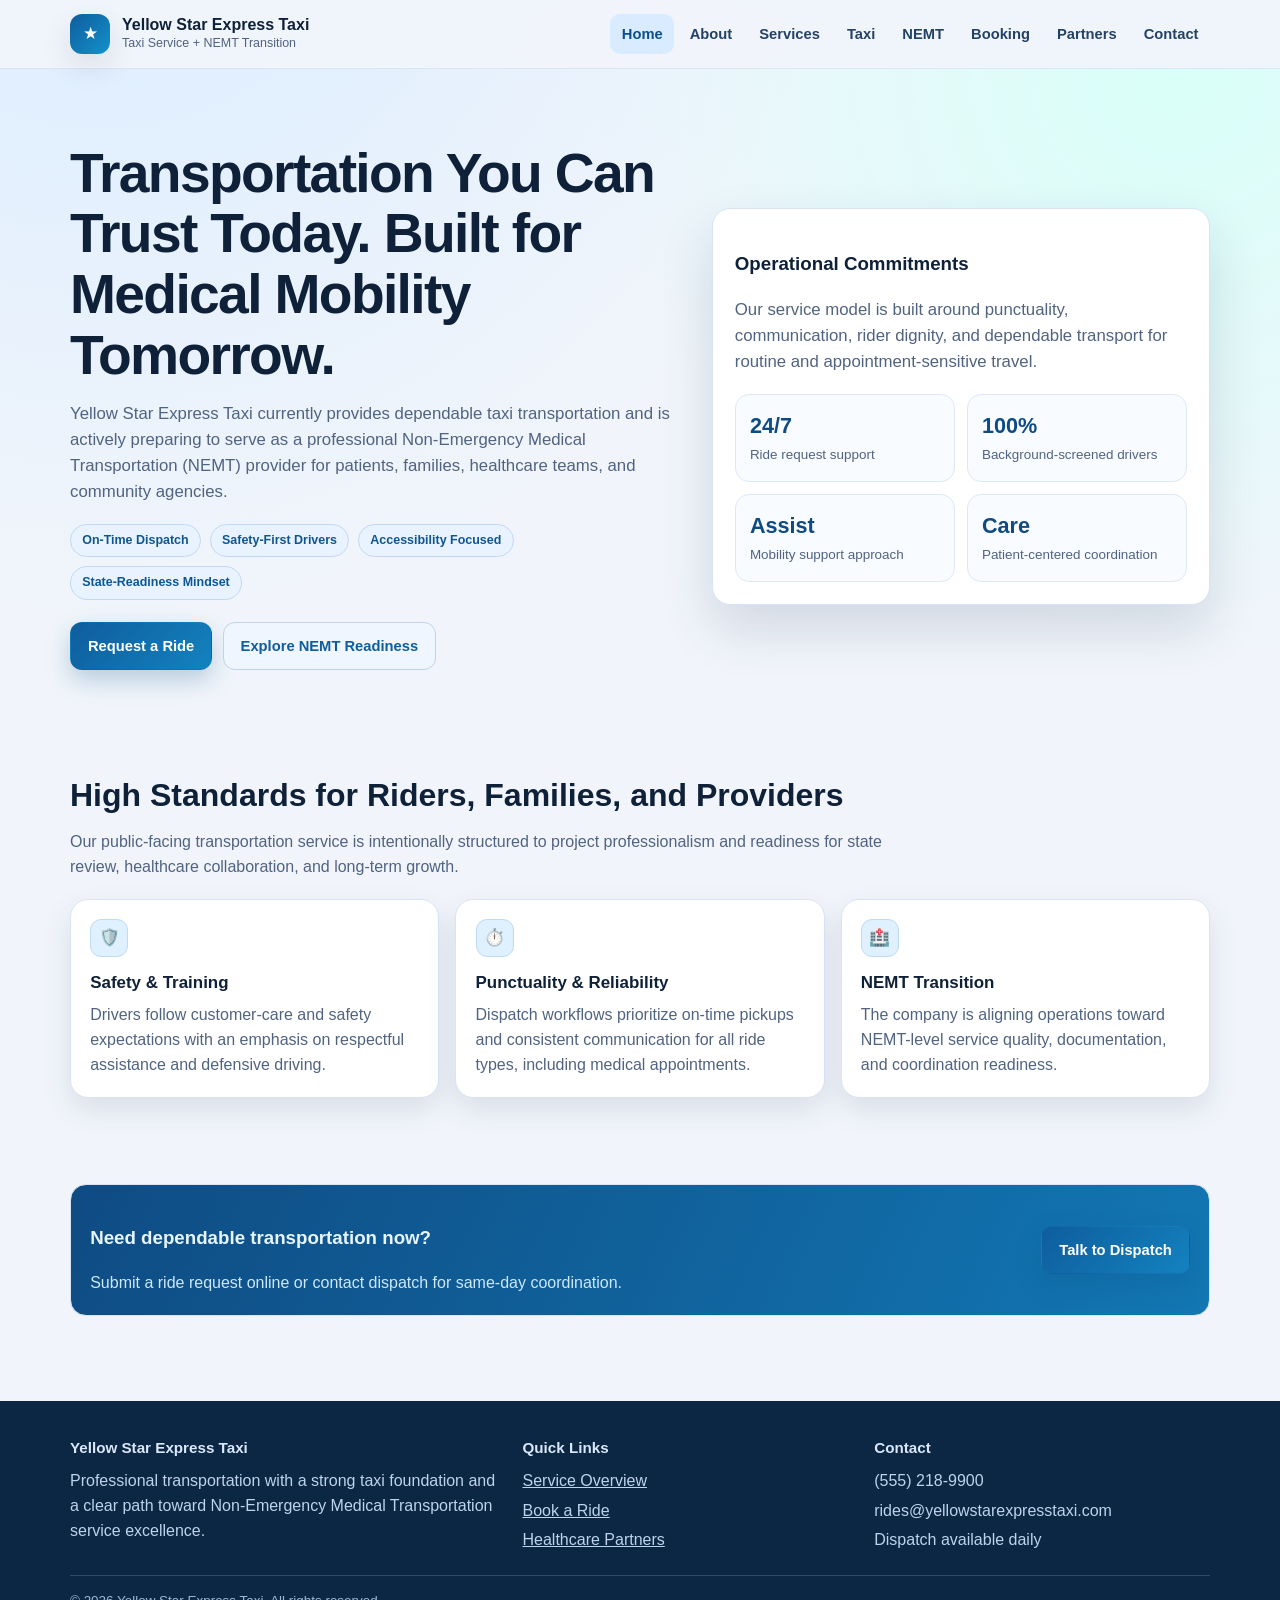
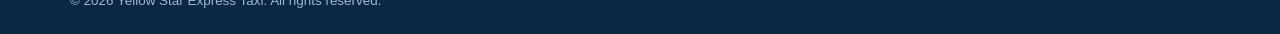
<file: SecurityOpsApp/index.html>
<!doctype html>
<html lang="en">
<head>
  <meta charset="UTF-8" />
  <meta name="viewport" content="width=device-width, initial-scale=1.0" />
  <title>Yellow Star Express Taxi | Reliable Taxi & NEMT-Focused Transportation</title>
  <meta name="description" content="Yellow Star Express Taxi offers dependable taxi transportation and is preparing for Non-Emergency Medical Transportation with a safety-first, punctual, patient-focused approach." />
  <link rel="stylesheet" href="styles.css" />
</head>
<body>
  <header class="site-header">
    <div class="container nav-shell">
      <a class="brand" href="index.html">
        <span class="brand-mark">★</span>
        <span class="brand-text"><strong>Yellow Star Express Taxi</strong><span>Taxi Service + NEMT Transition</span></span>
      </a>
      <button class="menu-toggle" data-menu-toggle aria-label="Open navigation"><span></span><span></span><span></span></button>
      <ul class="nav-list" id="siteNav">
        <li><a href="index.html">Home</a></li>
        <li><a href="about.html">About</a></li>
        <li><a href="services.html">Services</a></li>
        <li><a href="taxi.html">Taxi</a></li>
        <li><a href="nemt.html">NEMT</a></li>
        <li><a href="booking.html">Booking</a></li>
        <li><a href="partners.html">Partners</a></li>
        <li><a href="contact.html">Contact</a></li>
      </ul>
    </div>
  </header>

  <main>
    <section class="hero">
      <div class="container hero-grid">
        <div>
          <h1>Transportation You Can Trust Today. Built for Medical Mobility Tomorrow.</h1>
          <p>Yellow Star Express Taxi currently provides dependable taxi transportation and is actively preparing to serve as a professional Non-Emergency Medical Transportation (NEMT) provider for patients, families, healthcare teams, and community agencies.</p>
          <div class="pills">
            <span>On-Time Dispatch</span>
            <span>Safety-First Drivers</span>
            <span>Accessibility Focused</span>
            <span>State-Readiness Mindset</span>
          </div>
          <div class="actions">
            <a class="btn btn-primary" href="booking.html">Request a Ride</a>
            <a class="btn btn-outline" href="nemt.html">Explore NEMT Readiness</a>
          </div>
        </div>
        <aside class="hero-card reveal">
          <h3>Operational Commitments</h3>
          <p>Our service model is built around punctuality, communication, rider dignity, and dependable transport for routine and appointment-sensitive travel.</p>
          <div class="metric-grid">
            <div class="metric"><strong>24/7</strong><span>Ride request support</span></div>
            <div class="metric"><strong>100%</strong><span>Background-screened drivers</span></div>
            <div class="metric"><strong>Assist</strong><span>Mobility support approach</span></div>
            <div class="metric"><strong>Care</strong><span>Patient-centered coordination</span></div>
          </div>
        </aside>
      </div>
    </section>

    <section class="section">
      <div class="container">
        <div class="section-heading">
          <h2>High Standards for Riders, Families, and Providers</h2>
          <p>Our public-facing transportation service is intentionally structured to project professionalism and readiness for state review, healthcare collaboration, and long-term growth.</p>
        </div>
        <div class="grid-3">
          <article class="card reveal">
            <span class="icon-badge">🛡️</span>
            <h3>Safety & Training</h3>
            <p>Drivers follow customer-care and safety expectations with an emphasis on respectful assistance and defensive driving.</p>
          </article>
          <article class="card reveal">
            <span class="icon-badge">⏱️</span>
            <h3>Punctuality & Reliability</h3>
            <p>Dispatch workflows prioritize on-time pickups and consistent communication for all ride types, including medical appointments.</p>
          </article>
          <article class="card reveal">
            <span class="icon-badge">🏥</span>
            <h3>NEMT Transition</h3>
            <p>The company is aligning operations toward NEMT-level service quality, documentation, and coordination readiness.</p>
          </article>
        </div>
      </div>
    </section>

    <section class="section">
      <div class="container split-panel reveal">
        <div>
          <h3>Need dependable transportation now?</h3>
          <p>Submit a ride request online or contact dispatch for same-day coordination.</p>
        </div>
        <a class="btn btn-primary" href="contact.html">Talk to Dispatch</a>
      </div>
    </section>
  </main>

  <footer class="site-footer">
    <div class="container footer-grid">
      <div>
        <h4>Yellow Star Express Taxi</h4>
        <p>Professional transportation with a strong taxi foundation and a clear path toward Non-Emergency Medical Transportation service excellence.</p>
      </div>
      <div>
        <h4>Quick Links</h4>
        <ul>
          <li><a href="services.html">Service Overview</a></li>
          <li><a href="booking.html">Book a Ride</a></li>
          <li><a href="partners.html">Healthcare Partners</a></li>
        </ul>
      </div>
      <div>
        <h4>Contact</h4>
        <ul>
          <li>(555) 218-9900</li>
          <li>rides@yellowstarexpresstaxi.com</li>
          <li>Dispatch available daily</li>
        </ul>
      </div>
    </div>
    <div class="container copyright">© <span data-year></span> Yellow Star Express Taxi. All rights reserved.</div>
  </footer>

  <script src="app.js"></script>
</body>
</html>
</file>
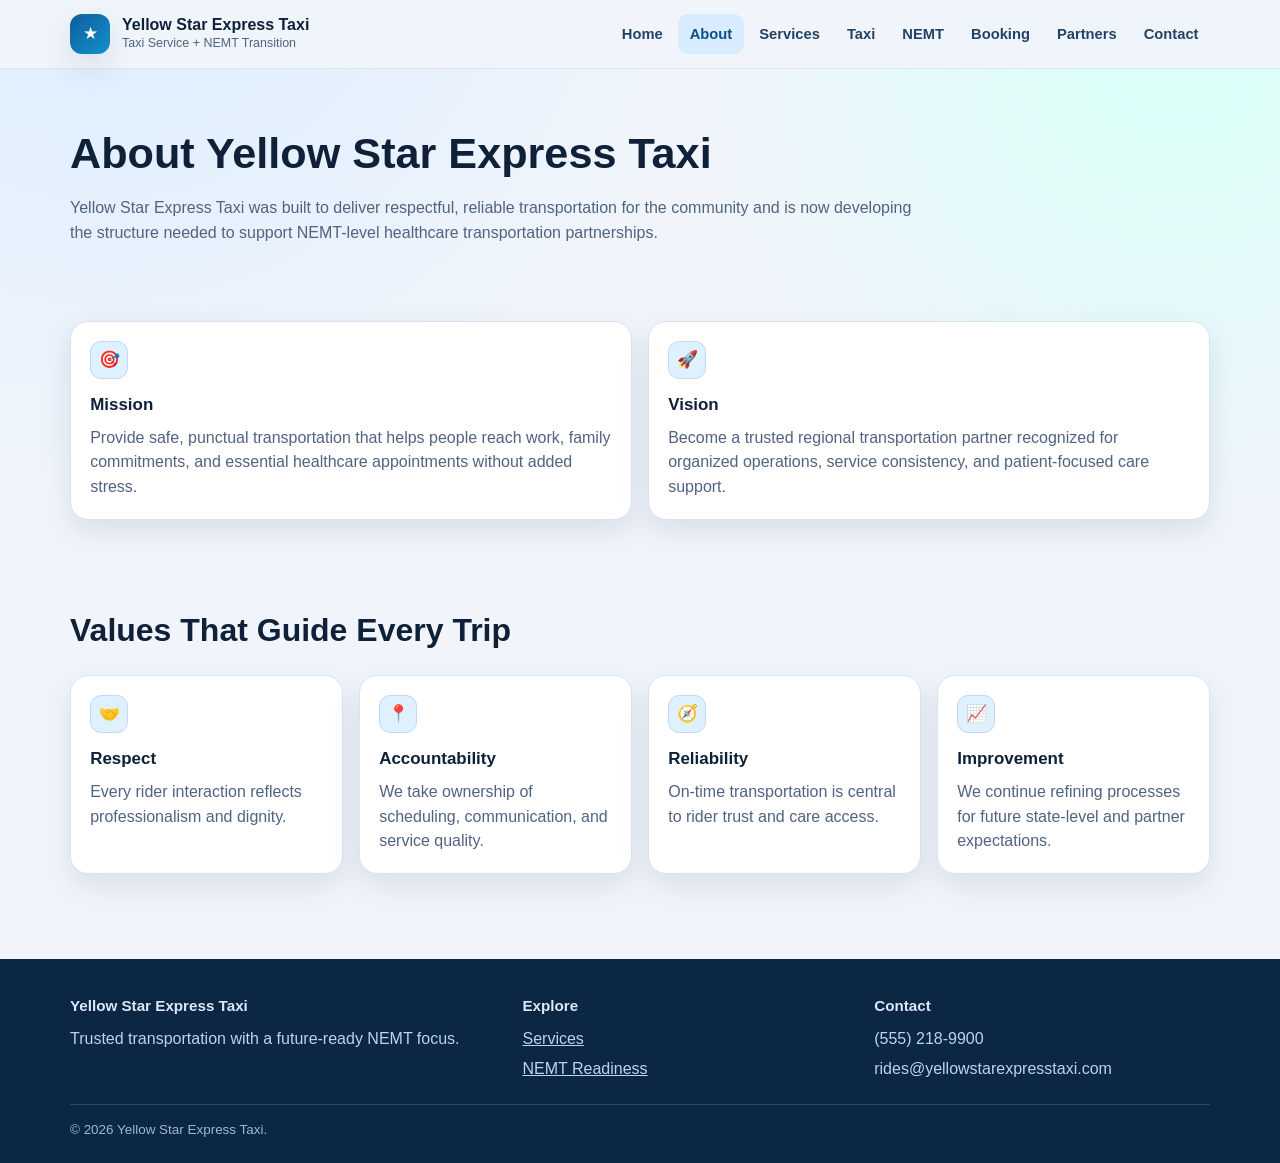
<file: SecurityOpsApp/about.html>
<!doctype html>
<html lang="en">
<head>
  <meta charset="UTF-8" />
  <meta name="viewport" content="width=device-width, initial-scale=1.0" />
  <title>About | Yellow Star Express Taxi</title>
  <meta name="description" content="Learn about Yellow Star Express Taxi, our mission, values, and transportation standards as we expand from taxi service to NEMT readiness." />
  <link rel="stylesheet" href="styles.css" />
</head>
<body>
  <header class="site-header"><div class="container nav-shell"><a class="brand" href="index.html"><span class="brand-mark">★</span><span class="brand-text"><strong>Yellow Star Express Taxi</strong><span>Taxi Service + NEMT Transition</span></span></a><button class="menu-toggle" data-menu-toggle aria-label="Open navigation"><span></span><span></span><span></span></button><ul class="nav-list" id="siteNav"><li><a href="index.html">Home</a></li><li><a href="about.html">About</a></li><li><a href="services.html">Services</a></li><li><a href="taxi.html">Taxi</a></li><li><a href="nemt.html">NEMT</a></li><li><a href="booking.html">Booking</a></li><li><a href="partners.html">Partners</a></li><li><a href="contact.html">Contact</a></li></ul></div></header>

  <main class="container">
    <section class="page-hero">
      <h1>About Yellow Star Express Taxi</h1>
      <p>Yellow Star Express Taxi was built to deliver respectful, reliable transportation for the community and is now developing the structure needed to support NEMT-level healthcare transportation partnerships.</p>
    </section>

    <section class="section">
      <div class="grid-2">
        <article class="card reveal">
          <span class="icon-badge">🎯</span>
          <h3>Mission</h3>
          <p>Provide safe, punctual transportation that helps people reach work, family commitments, and essential healthcare appointments without added stress.</p>
        </article>
        <article class="card reveal">
          <span class="icon-badge">🚀</span>
          <h3>Vision</h3>
          <p>Become a trusted regional transportation partner recognized for organized operations, service consistency, and patient-focused care support.</p>
        </article>
      </div>
    </section>

    <section class="section">
      <div class="section-heading">
        <h2>Values That Guide Every Trip</h2>
      </div>
      <div class="grid-4">
        <article class="card reveal"><span class="icon-badge">🤝</span><h3>Respect</h3><p>Every rider interaction reflects professionalism and dignity.</p></article>
        <article class="card reveal"><span class="icon-badge">📍</span><h3>Accountability</h3><p>We take ownership of scheduling, communication, and service quality.</p></article>
        <article class="card reveal"><span class="icon-badge">🧭</span><h3>Reliability</h3><p>On-time transportation is central to rider trust and care access.</p></article>
        <article class="card reveal"><span class="icon-badge">📈</span><h3>Improvement</h3><p>We continue refining processes for future state-level and partner expectations.</p></article>
      </div>
    </section>
  </main>

  <footer class="site-footer"><div class="container footer-grid"><div><h4>Yellow Star Express Taxi</h4><p>Trusted transportation with a future-ready NEMT focus.</p></div><div><h4>Explore</h4><ul><li><a href="services.html">Services</a></li><li><a href="nemt.html">NEMT Readiness</a></li></ul></div><div><h4>Contact</h4><ul><li>(555) 218-9900</li><li>rides@yellowstarexpresstaxi.com</li></ul></div></div><div class="container copyright">© <span data-year></span> Yellow Star Express Taxi.</div></footer>
  <script src="app.js"></script>
</body>
</html>
</file>
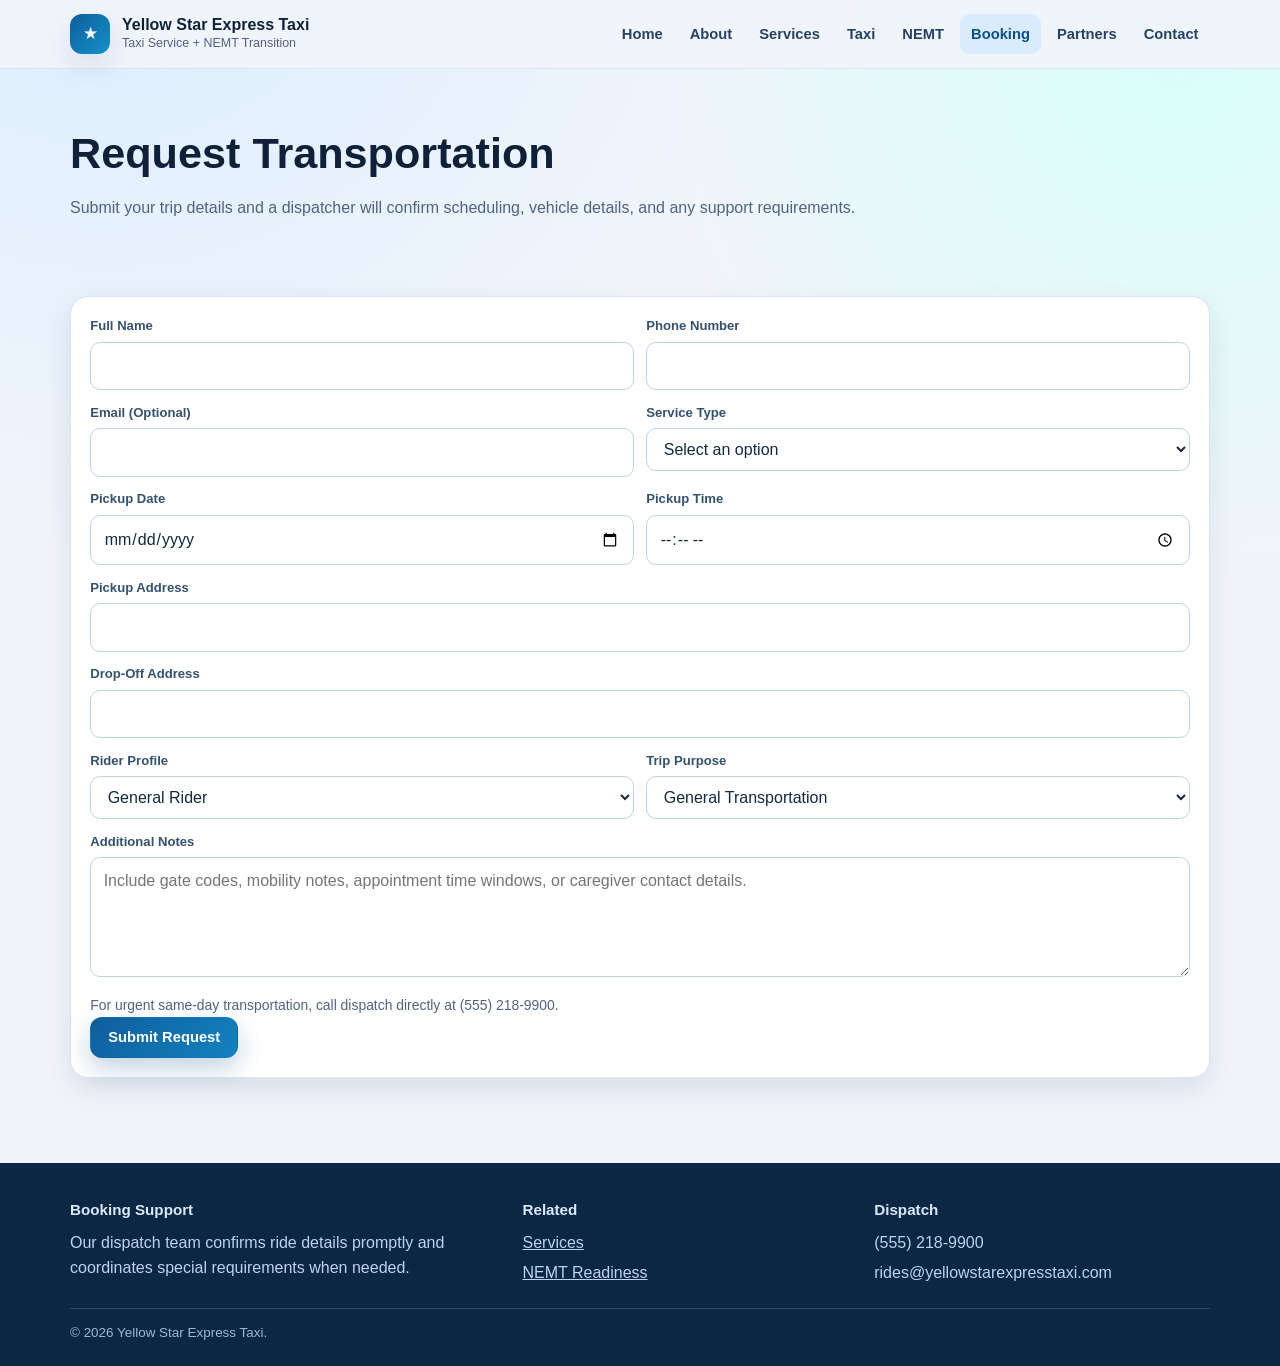
<file: SecurityOpsApp/booking.html>
<!doctype html>
<html lang="en">
<head>
  <meta charset="UTF-8" />
  <meta name="viewport" content="width=device-width, initial-scale=1.0" />
  <title>Book a Ride | Yellow Star Express Taxi</title>
  <meta name="description" content="Submit a ride request for taxi transportation or medical appointment transportation with Yellow Star Express Taxi." />
  <link rel="stylesheet" href="styles.css" />
</head>
<body>
<header class="site-header"><div class="container nav-shell"><a class="brand" href="index.html"><span class="brand-mark">★</span><span class="brand-text"><strong>Yellow Star Express Taxi</strong><span>Taxi Service + NEMT Transition</span></span></a><button class="menu-toggle" data-menu-toggle aria-label="Open navigation"><span></span><span></span><span></span></button><ul class="nav-list" id="siteNav"><li><a href="index.html">Home</a></li><li><a href="about.html">About</a></li><li><a href="services.html">Services</a></li><li><a href="taxi.html">Taxi</a></li><li><a href="nemt.html">NEMT</a></li><li><a href="booking.html">Booking</a></li><li><a href="partners.html">Partners</a></li><li><a href="contact.html">Contact</a></li></ul></div></header>
<main class="container">
  <section class="page-hero"><h1>Request Transportation</h1><p>Submit your trip details and a dispatcher will confirm scheduling, vehicle details, and any support requirements.</p></section>

  <section class="section">
    <article class="form-panel reveal">
      <form id="bookingForm" novalidate>
        <div class="form-grid">
          <div><label for="fullName">Full Name</label><input id="fullName" name="fullName" required /></div>
          <div><label for="phone">Phone Number</label><input id="phone" name="phone" type="tel" required /></div>
          <div><label for="email">Email (Optional)</label><input id="email" name="email" type="email" /></div>
          <div><label for="serviceType">Service Type</label><select id="serviceType" name="serviceType" required><option value="">Select an option</option><option>Local Taxi Ride</option><option>Medical Appointment Ride</option><option>Recurring Transportation</option></select></div>
          <div><label for="date">Pickup Date</label><input id="date" name="date" type="date" required /></div>
          <div><label for="time">Pickup Time</label><input id="time" name="time" type="time" required /></div>
          <div class="full"><label for="pickup">Pickup Address</label><input id="pickup" name="pickup" required /></div>
          <div class="full"><label for="dropoff">Drop-Off Address</label><input id="dropoff" name="dropoff" required /></div>
          <div><label for="riderType">Rider Profile</label><select id="riderType" name="riderType"><option>General Rider</option><option>Senior Rider</option><option>Patient with Companion</option><option>Mobility-Limited Rider</option></select></div>
          <div><label for="tripPurpose">Trip Purpose</label><select id="tripPurpose" name="tripPurpose"><option>General Transportation</option><option>Medical Appointment</option><option>Dialysis / Rehab</option><option>Discharge Ride</option></select></div>
          <div class="full"><label for="notes">Additional Notes</label><textarea id="notes" name="notes" placeholder="Include gate codes, mobility notes, appointment time windows, or caregiver contact details."></textarea></div>
        </div>
        <p class="form-note">For urgent same-day transportation, call dispatch directly at (555) 218-9900.</p>
        <button class="btn btn-primary" type="submit">Submit Request</button>
        <p class="form-success" aria-live="polite"></p>
      </form>
    </article>
  </section>
</main>
<footer class="site-footer"><div class="container footer-grid"><div><h4>Booking Support</h4><p>Our dispatch team confirms ride details promptly and coordinates special requirements when needed.</p></div><div><h4>Related</h4><ul><li><a href="services.html">Services</a></li><li><a href="nemt.html">NEMT Readiness</a></li></ul></div><div><h4>Dispatch</h4><ul><li>(555) 218-9900</li><li>rides@yellowstarexpresstaxi.com</li></ul></div></div><div class="container copyright">© <span data-year></span> Yellow Star Express Taxi.</div></footer>
<script src="app.js"></script>
</body>
</html>
</file>
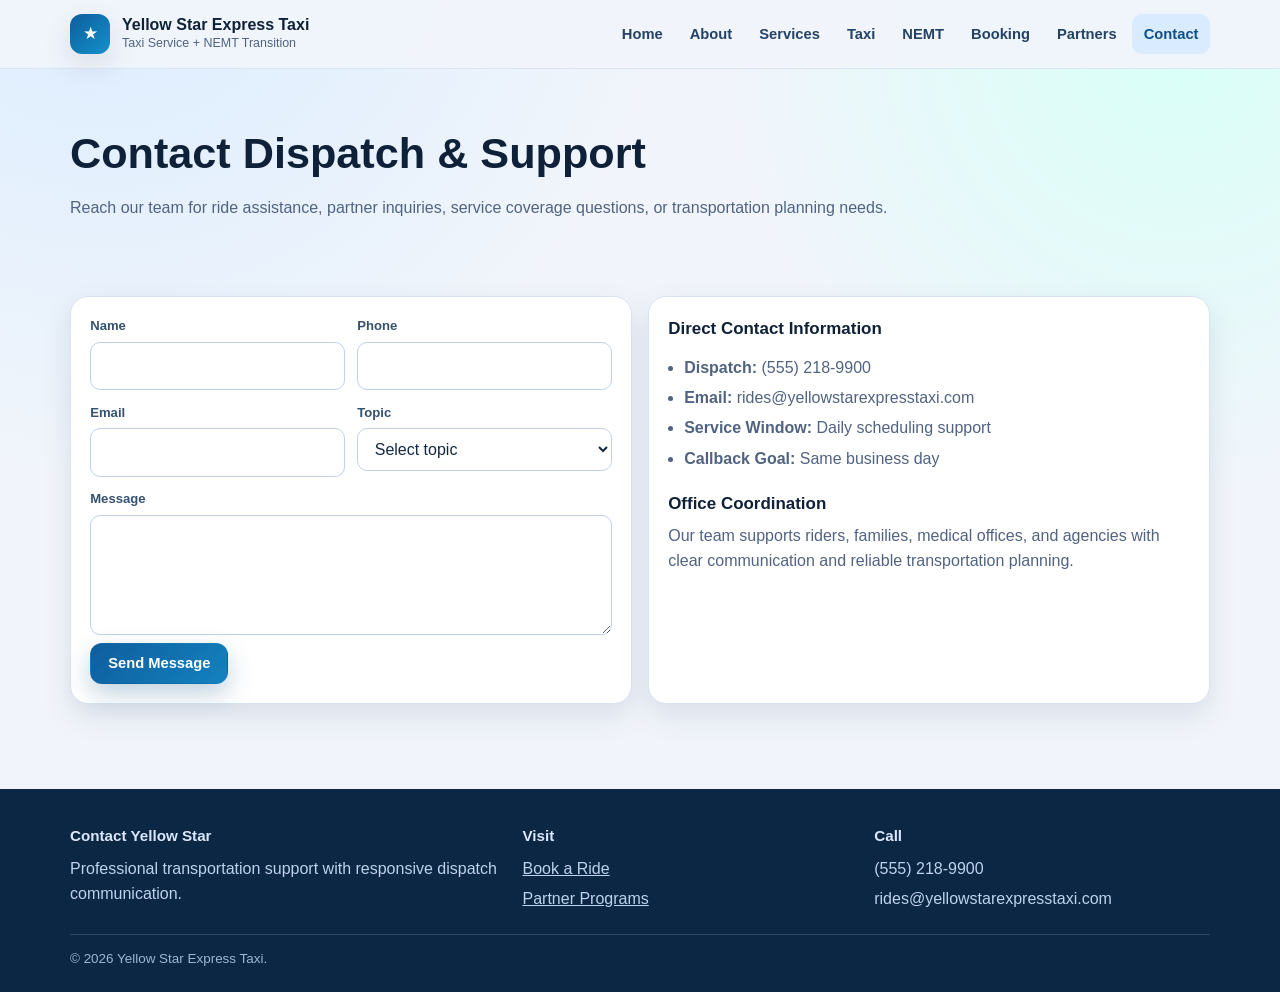
<file: SecurityOpsApp/contact.html>
<!doctype html>
<html lang="en">
<head>
  <meta charset="UTF-8" />
  <meta name="viewport" content="width=device-width, initial-scale=1.0" />
  <title>Contact | Yellow Star Express Taxi</title>
  <meta name="description" content="Contact Yellow Star Express Taxi for dispatch support, booking assistance, or healthcare partnership transportation questions." />
  <link rel="stylesheet" href="styles.css" />
</head>
<body>
<header class="site-header"><div class="container nav-shell"><a class="brand" href="index.html"><span class="brand-mark">★</span><span class="brand-text"><strong>Yellow Star Express Taxi</strong><span>Taxi Service + NEMT Transition</span></span></a><button class="menu-toggle" data-menu-toggle aria-label="Open navigation"><span></span><span></span><span></span></button><ul class="nav-list" id="siteNav"><li><a href="index.html">Home</a></li><li><a href="about.html">About</a></li><li><a href="services.html">Services</a></li><li><a href="taxi.html">Taxi</a></li><li><a href="nemt.html">NEMT</a></li><li><a href="booking.html">Booking</a></li><li><a href="partners.html">Partners</a></li><li><a href="contact.html">Contact</a></li></ul></div></header>
<main class="container">
  <section class="page-hero"><h1>Contact Dispatch & Support</h1><p>Reach our team for ride assistance, partner inquiries, service coverage questions, or transportation planning needs.</p></section>

  <section class="section">
    <div class="grid-2">
      <article class="form-panel reveal">
        <form id="contactForm" novalidate>
          <div class="form-grid">
            <div><label for="name">Name</label><input id="name" name="name" required /></div>
            <div><label for="phone">Phone</label><input id="phone" name="phone" type="tel" required /></div>
            <div><label for="email">Email</label><input id="email" name="email" type="email" required /></div>
            <div><label for="topic">Topic</label><select id="topic" name="topic" required><option value="">Select topic</option><option>General Service Question</option><option>Booking Support</option><option>Healthcare Partnership</option><option>NEMT Transition Inquiry</option></select></div>
            <div class="full"><label for="message">Message</label><textarea id="message" name="message" required></textarea></div>
          </div>
          <button class="btn btn-primary" type="submit">Send Message</button>
          <p class="form-success" aria-live="polite"></p>
        </form>
      </article>
      <article class="card reveal">
        <h3>Direct Contact Information</h3>
        <ul class="checklist">
          <li><strong>Dispatch:</strong> (555) 218-9900</li>
          <li><strong>Email:</strong> rides@yellowstarexpresstaxi.com</li>
          <li><strong>Service Window:</strong> Daily scheduling support</li>
          <li><strong>Callback Goal:</strong> Same business day</li>
        </ul>
        <h3 style="margin-top: 1.2rem;">Office Coordination</h3>
        <p>Our team supports riders, families, medical offices, and agencies with clear communication and reliable transportation planning.</p>
      </article>
    </div>
  </section>
</main>
<footer class="site-footer"><div class="container footer-grid"><div><h4>Contact Yellow Star</h4><p>Professional transportation support with responsive dispatch communication.</p></div><div><h4>Visit</h4><ul><li><a href="booking.html">Book a Ride</a></li><li><a href="partners.html">Partner Programs</a></li></ul></div><div><h4>Call</h4><ul><li>(555) 218-9900</li><li>rides@yellowstarexpresstaxi.com</li></ul></div></div><div class="container copyright">© <span data-year></span> Yellow Star Express Taxi.</div></footer>
<script src="app.js"></script>
</body>
</html>
</file>
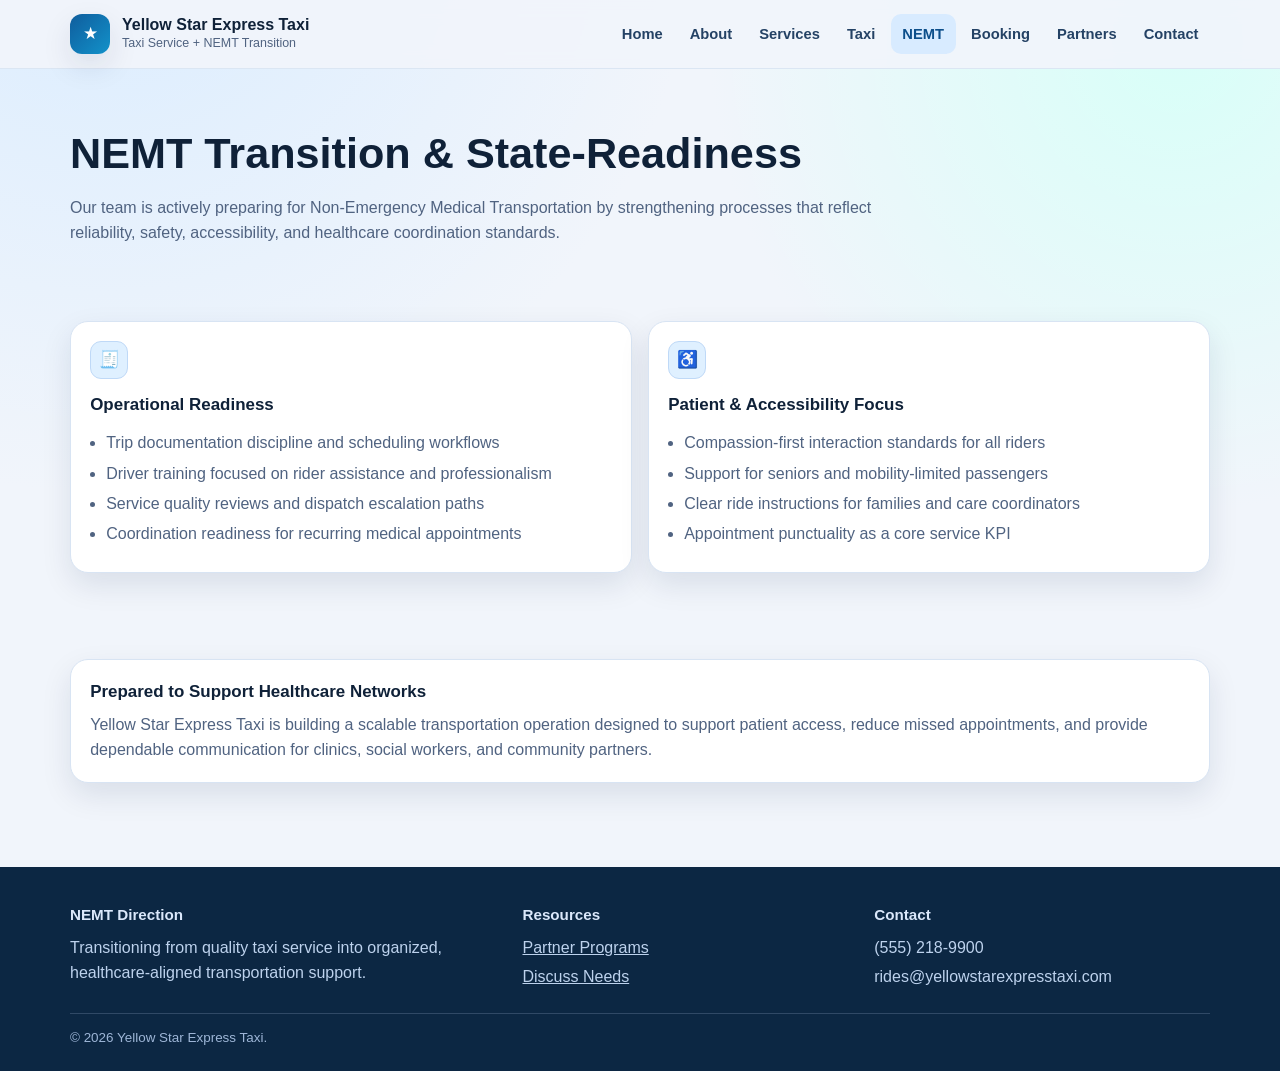
<file: SecurityOpsApp/nemt.html>
<!doctype html>
<html lang="en">
<head>
  <meta charset="UTF-8" />
  <meta name="viewport" content="width=device-width, initial-scale=1.0" />
  <title>NEMT Readiness | Yellow Star Express Taxi</title>
  <meta name="description" content="Yellow Star Express Taxi is preparing for NEMT service with safety protocols, training standards, accessibility focus, and healthcare coordination workflows." />
  <link rel="stylesheet" href="styles.css" />
</head>
<body>
<header class="site-header"><div class="container nav-shell"><a class="brand" href="index.html"><span class="brand-mark">★</span><span class="brand-text"><strong>Yellow Star Express Taxi</strong><span>Taxi Service + NEMT Transition</span></span></a><button class="menu-toggle" data-menu-toggle aria-label="Open navigation"><span></span><span></span><span></span></button><ul class="nav-list" id="siteNav"><li><a href="index.html">Home</a></li><li><a href="about.html">About</a></li><li><a href="services.html">Services</a></li><li><a href="taxi.html">Taxi</a></li><li><a href="nemt.html">NEMT</a></li><li><a href="booking.html">Booking</a></li><li><a href="partners.html">Partners</a></li><li><a href="contact.html">Contact</a></li></ul></div></header>
<main class="container">
  <section class="page-hero">
    <h1>NEMT Transition & State-Readiness</h1>
    <p>Our team is actively preparing for Non-Emergency Medical Transportation by strengthening processes that reflect reliability, safety, accessibility, and healthcare coordination standards.</p>
  </section>

  <section class="section">
    <div class="grid-2">
      <article class="card reveal">
        <span class="icon-badge">🧾</span>
        <h3>Operational Readiness</h3>
        <ul class="checklist">
          <li>Trip documentation discipline and scheduling workflows</li>
          <li>Driver training focused on rider assistance and professionalism</li>
          <li>Service quality reviews and dispatch escalation paths</li>
          <li>Coordination readiness for recurring medical appointments</li>
        </ul>
      </article>
      <article class="card reveal">
        <span class="icon-badge">♿</span>
        <h3>Patient & Accessibility Focus</h3>
        <ul class="checklist">
          <li>Compassion-first interaction standards for all riders</li>
          <li>Support for seniors and mobility-limited passengers</li>
          <li>Clear ride instructions for families and care coordinators</li>
          <li>Appointment punctuality as a core service KPI</li>
        </ul>
      </article>
    </div>
  </section>

  <section class="section">
    <article class="card reveal">
      <h3>Prepared to Support Healthcare Networks</h3>
      <p>Yellow Star Express Taxi is building a scalable transportation operation designed to support patient access, reduce missed appointments, and provide dependable communication for clinics, social workers, and community partners.</p>
    </article>
  </section>
</main>
<footer class="site-footer"><div class="container footer-grid"><div><h4>NEMT Direction</h4><p>Transitioning from quality taxi service into organized, healthcare-aligned transportation support.</p></div><div><h4>Resources</h4><ul><li><a href="partners.html">Partner Programs</a></li><li><a href="contact.html">Discuss Needs</a></li></ul></div><div><h4>Contact</h4><ul><li>(555) 218-9900</li><li>rides@yellowstarexpresstaxi.com</li></ul></div></div><div class="container copyright">© <span data-year></span> Yellow Star Express Taxi.</div></footer>
<script src="app.js"></script>
</body>
</html>
</file>
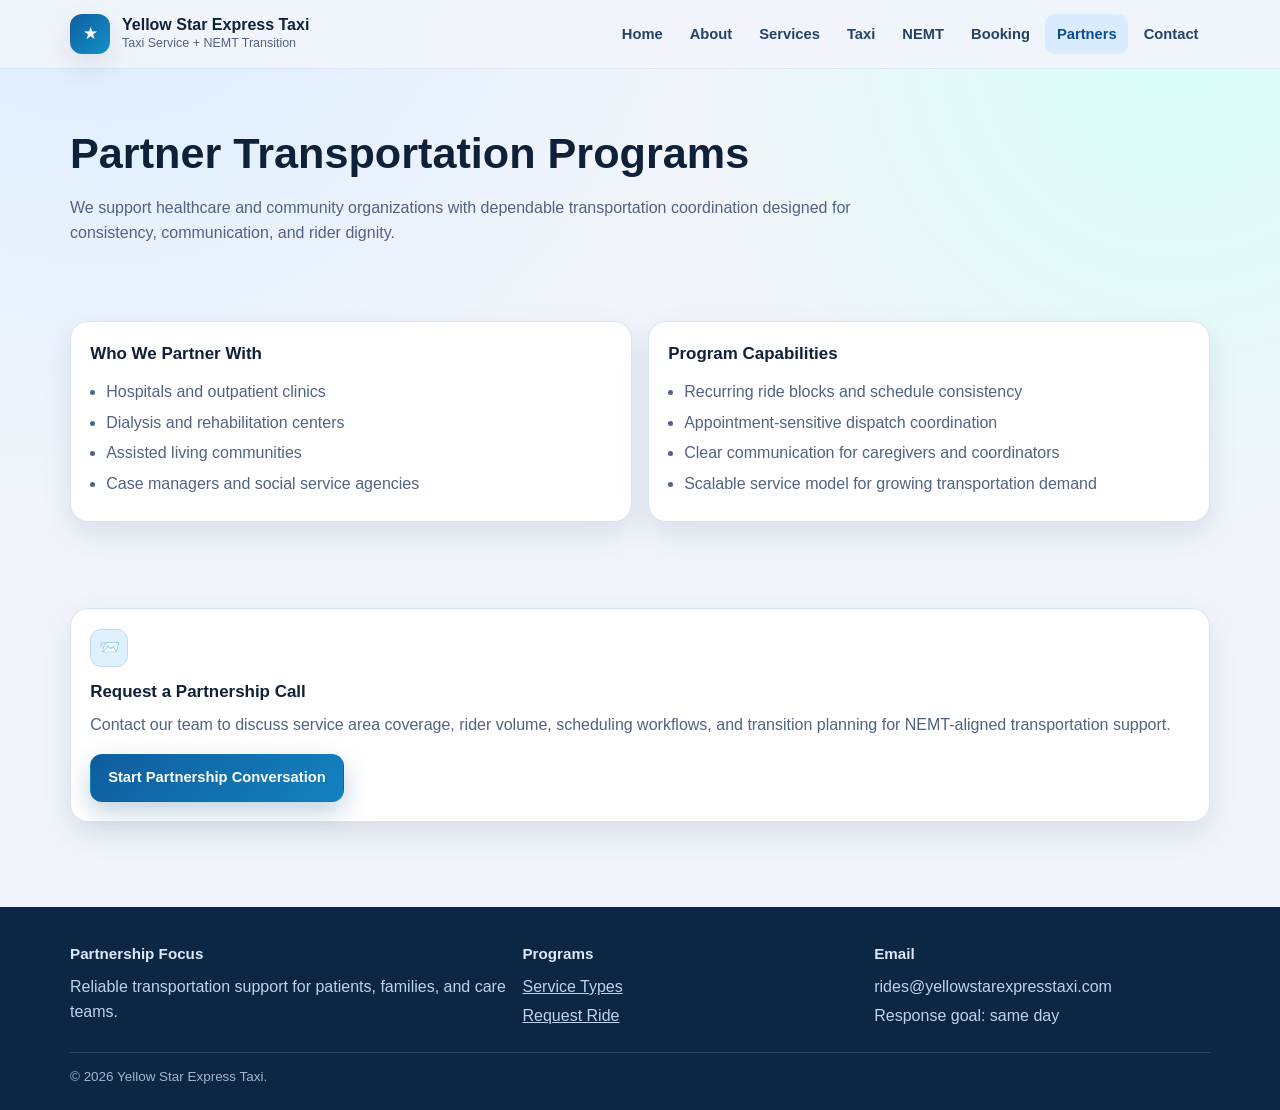
<file: SecurityOpsApp/partners.html>
<!doctype html>
<html lang="en">
<head>
  <meta charset="UTF-8" />
  <meta name="viewport" content="width=device-width, initial-scale=1.0" />
  <title>Healthcare & Community Partners | Yellow Star Express Taxi</title>
  <meta name="description" content="Partnership transportation programs for clinics, healthcare providers, and community organizations through Yellow Star Express Taxi." />
  <link rel="stylesheet" href="styles.css" />
</head>
<body>
<header class="site-header"><div class="container nav-shell"><a class="brand" href="index.html"><span class="brand-mark">★</span><span class="brand-text"><strong>Yellow Star Express Taxi</strong><span>Taxi Service + NEMT Transition</span></span></a><button class="menu-toggle" data-menu-toggle aria-label="Open navigation"><span></span><span></span><span></span></button><ul class="nav-list" id="siteNav"><li><a href="index.html">Home</a></li><li><a href="about.html">About</a></li><li><a href="services.html">Services</a></li><li><a href="taxi.html">Taxi</a></li><li><a href="nemt.html">NEMT</a></li><li><a href="booking.html">Booking</a></li><li><a href="partners.html">Partners</a></li><li><a href="contact.html">Contact</a></li></ul></div></header>
<main class="container">
  <section class="page-hero"><h1>Partner Transportation Programs</h1><p>We support healthcare and community organizations with dependable transportation coordination designed for consistency, communication, and rider dignity.</p></section>

  <section class="section">
    <div class="grid-2">
      <article class="card reveal">
        <h3>Who We Partner With</h3>
        <ul class="checklist">
          <li>Hospitals and outpatient clinics</li>
          <li>Dialysis and rehabilitation centers</li>
          <li>Assisted living communities</li>
          <li>Case managers and social service agencies</li>
        </ul>
      </article>
      <article class="card reveal">
        <h3>Program Capabilities</h3>
        <ul class="checklist">
          <li>Recurring ride blocks and schedule consistency</li>
          <li>Appointment-sensitive dispatch coordination</li>
          <li>Clear communication for caregivers and coordinators</li>
          <li>Scalable service model for growing transportation demand</li>
        </ul>
      </article>
    </div>
  </section>

  <section class="section">
    <article class="card reveal">
      <span class="icon-badge">📨</span>
      <h3>Request a Partnership Call</h3>
      <p>Contact our team to discuss service area coverage, rider volume, scheduling workflows, and transition planning for NEMT-aligned transportation support.</p>
      <div class="actions" style="margin-top: 1rem;"><a class="btn btn-primary" href="contact.html">Start Partnership Conversation</a></div>
    </article>
  </section>
</main>
<footer class="site-footer"><div class="container footer-grid"><div><h4>Partnership Focus</h4><p>Reliable transportation support for patients, families, and care teams.</p></div><div><h4>Programs</h4><ul><li><a href="services.html">Service Types</a></li><li><a href="booking.html">Request Ride</a></li></ul></div><div><h4>Email</h4><ul><li>rides@yellowstarexpresstaxi.com</li><li>Response goal: same day</li></ul></div></div><div class="container copyright">© <span data-year></span> Yellow Star Express Taxi.</div></footer>
<script src="app.js"></script>
</body>
</html>
</file>
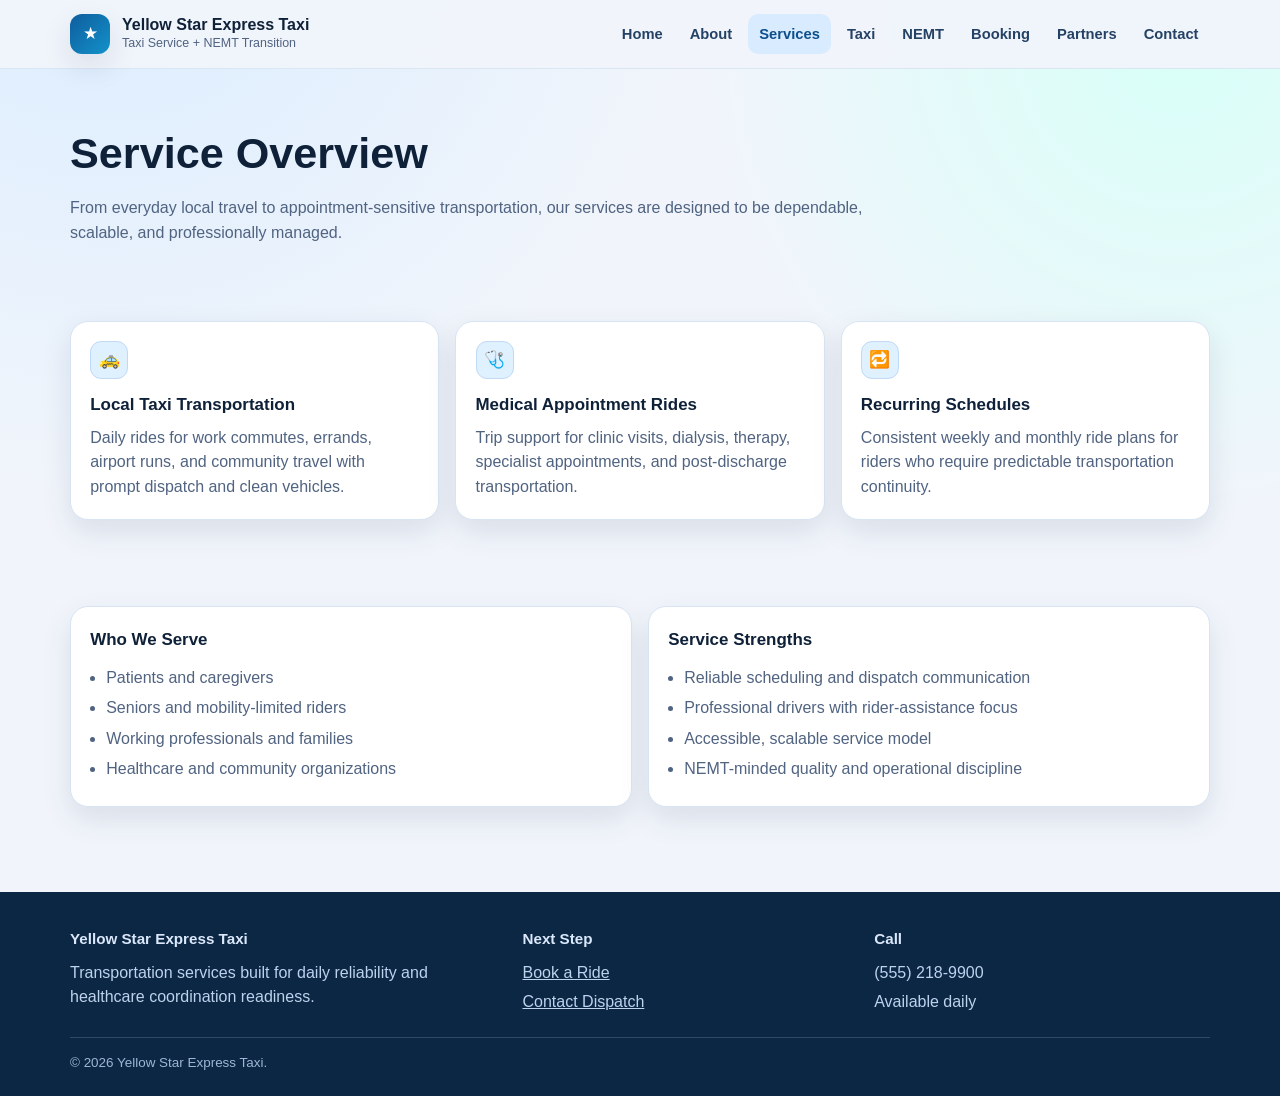
<file: SecurityOpsApp/services.html>
<!doctype html>
<html lang="en">
<head>
  <meta charset="UTF-8" />
  <meta name="viewport" content="width=device-width, initial-scale=1.0" />
  <title>Services | Yellow Star Express Taxi</title>
  <meta name="description" content="Explore Yellow Star Express Taxi transportation services for everyday riders, patients, caregivers, and healthcare partners." />
  <link rel="stylesheet" href="styles.css" />
</head>
<body>
<header class="site-header"><div class="container nav-shell"><a class="brand" href="index.html"><span class="brand-mark">★</span><span class="brand-text"><strong>Yellow Star Express Taxi</strong><span>Taxi Service + NEMT Transition</span></span></a><button class="menu-toggle" data-menu-toggle aria-label="Open navigation"><span></span><span></span><span></span></button><ul class="nav-list" id="siteNav"><li><a href="index.html">Home</a></li><li><a href="about.html">About</a></li><li><a href="services.html">Services</a></li><li><a href="taxi.html">Taxi</a></li><li><a href="nemt.html">NEMT</a></li><li><a href="booking.html">Booking</a></li><li><a href="partners.html">Partners</a></li><li><a href="contact.html">Contact</a></li></ul></div></header>
<main class="container">
  <section class="page-hero"><h1>Service Overview</h1><p>From everyday local travel to appointment-sensitive transportation, our services are designed to be dependable, scalable, and professionally managed.</p></section>

  <section class="section">
    <div class="grid-3">
      <article class="card reveal"><span class="icon-badge">🚕</span><h3>Local Taxi Transportation</h3><p>Daily rides for work commutes, errands, airport runs, and community travel with prompt dispatch and clean vehicles.</p></article>
      <article class="card reveal"><span class="icon-badge">🩺</span><h3>Medical Appointment Rides</h3><p>Trip support for clinic visits, dialysis, therapy, specialist appointments, and post-discharge transportation.</p></article>
      <article class="card reveal"><span class="icon-badge">🔁</span><h3>Recurring Schedules</h3><p>Consistent weekly and monthly ride plans for riders who require predictable transportation continuity.</p></article>
    </div>
  </section>

  <section class="section">
    <div class="grid-2">
      <article class="card reveal">
        <h3>Who We Serve</h3>
        <ul class="checklist">
          <li>Patients and caregivers</li>
          <li>Seniors and mobility-limited riders</li>
          <li>Working professionals and families</li>
          <li>Healthcare and community organizations</li>
        </ul>
      </article>
      <article class="card reveal">
        <h3>Service Strengths</h3>
        <ul class="checklist">
          <li>Reliable scheduling and dispatch communication</li>
          <li>Professional drivers with rider-assistance focus</li>
          <li>Accessible, scalable service model</li>
          <li>NEMT-minded quality and operational discipline</li>
        </ul>
      </article>
    </div>
  </section>
</main>
<footer class="site-footer"><div class="container footer-grid"><div><h4>Yellow Star Express Taxi</h4><p>Transportation services built for daily reliability and healthcare coordination readiness.</p></div><div><h4>Next Step</h4><ul><li><a href="booking.html">Book a Ride</a></li><li><a href="contact.html">Contact Dispatch</a></li></ul></div><div><h4>Call</h4><ul><li>(555) 218-9900</li><li>Available daily</li></ul></div></div><div class="container copyright">© <span data-year></span> Yellow Star Express Taxi.</div></footer>
<script src="app.js"></script>
</body>
</html>
</file>
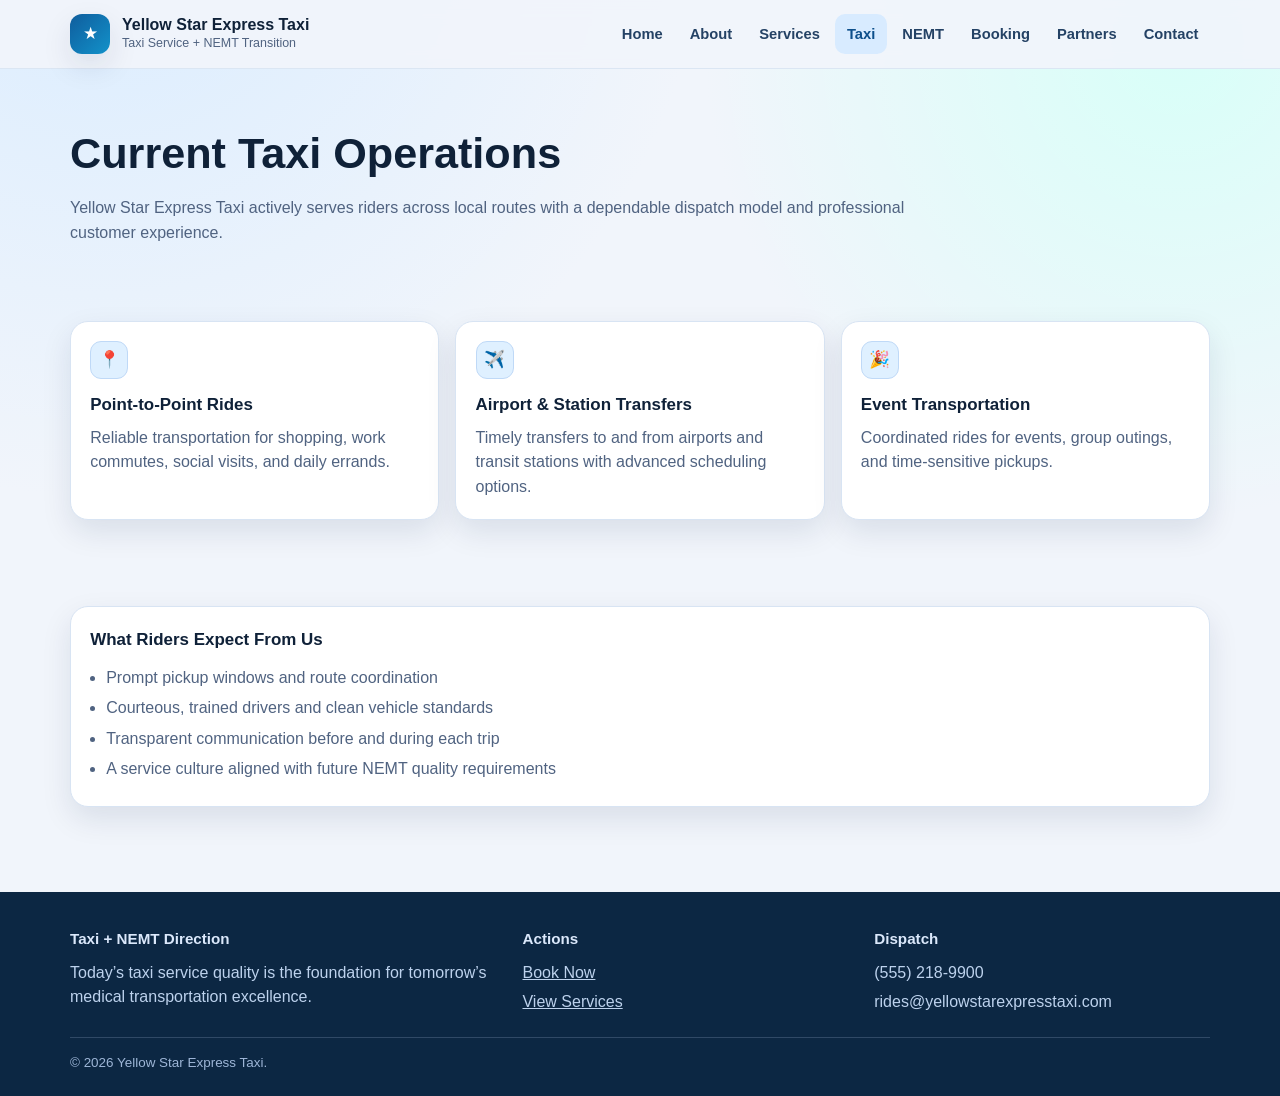
<file: SecurityOpsApp/taxi.html>
<!doctype html>
<html lang="en">
<head>
  <meta charset="UTF-8" />
  <meta name="viewport" content="width=device-width, initial-scale=1.0" />
  <title>Taxi Service | Yellow Star Express Taxi</title>
  <meta name="description" content="Current taxi services from Yellow Star Express Taxi, including local rides, airport transfers, and dependable community transportation." />
  <link rel="stylesheet" href="styles.css" />
</head>
<body>
<header class="site-header"><div class="container nav-shell"><a class="brand" href="index.html"><span class="brand-mark">★</span><span class="brand-text"><strong>Yellow Star Express Taxi</strong><span>Taxi Service + NEMT Transition</span></span></a><button class="menu-toggle" data-menu-toggle aria-label="Open navigation"><span></span><span></span><span></span></button><ul class="nav-list" id="siteNav"><li><a href="index.html">Home</a></li><li><a href="about.html">About</a></li><li><a href="services.html">Services</a></li><li><a href="taxi.html">Taxi</a></li><li><a href="nemt.html">NEMT</a></li><li><a href="booking.html">Booking</a></li><li><a href="partners.html">Partners</a></li><li><a href="contact.html">Contact</a></li></ul></div></header>
<main class="container">
  <section class="page-hero"><h1>Current Taxi Operations</h1><p>Yellow Star Express Taxi actively serves riders across local routes with a dependable dispatch model and professional customer experience.</p></section>

  <section class="section">
    <div class="grid-3">
      <article class="card reveal"><span class="icon-badge">📍</span><h3>Point-to-Point Rides</h3><p>Reliable transportation for shopping, work commutes, social visits, and daily errands.</p></article>
      <article class="card reveal"><span class="icon-badge">✈️</span><h3>Airport & Station Transfers</h3><p>Timely transfers to and from airports and transit stations with advanced scheduling options.</p></article>
      <article class="card reveal"><span class="icon-badge">🎉</span><h3>Event Transportation</h3><p>Coordinated rides for events, group outings, and time-sensitive pickups.</p></article>
    </div>
  </section>

  <section class="section">
    <article class="card reveal">
      <h3>What Riders Expect From Us</h3>
      <ul class="checklist">
        <li>Prompt pickup windows and route coordination</li>
        <li>Courteous, trained drivers and clean vehicle standards</li>
        <li>Transparent communication before and during each trip</li>
        <li>A service culture aligned with future NEMT quality requirements</li>
      </ul>
    </article>
  </section>
</main>
<footer class="site-footer"><div class="container footer-grid"><div><h4>Taxi + NEMT Direction</h4><p>Today’s taxi service quality is the foundation for tomorrow’s medical transportation excellence.</p></div><div><h4>Actions</h4><ul><li><a href="booking.html">Book Now</a></li><li><a href="services.html">View Services</a></li></ul></div><div><h4>Dispatch</h4><ul><li>(555) 218-9900</li><li>rides@yellowstarexpresstaxi.com</li></ul></div></div><div class="container copyright">© <span data-year></span> Yellow Star Express Taxi.</div></footer>
<script src="app.js"></script>
</body>
</html>
</file>
<file: SecurityOpsApp/styles.css>
:root {
  --bg: #f1f5fb;
  --surface: #ffffff;
  --surface-soft: #f8fbff;
  --text: #0f2138;
  --muted: #506381;
  --primary: #0f5d9d;
  --primary-dark: #0c4b7e;
  --accent: #13b89f;
  --accent-soft: #e3fbf7;
  --border: #d8e4f3;
  --shadow-lg: 0 24px 54px rgba(12, 34, 70, 0.14);
  --shadow-md: 0 12px 30px rgba(8, 28, 66, 0.1);
  --radius: 18px;
}

* { box-sizing: border-box; }

html { scroll-behavior: smooth; }

body {
  margin: 0;
  font-family: "Inter", "Segoe UI", Arial, sans-serif;
  color: var(--text);
  background:
    radial-gradient(circle at 8% -10%, #d9ecff 0%, transparent 36%),
    radial-gradient(circle at 92% 4%, #d8fff8 0%, transparent 30%),
    var(--bg);
  line-height: 1.55;
}

a { color: inherit; }

.container {
  width: min(1140px, 92vw);
  margin: 0 auto;
}

.site-header {
  position: sticky;
  top: 0;
  z-index: 500;
  border-bottom: 1px solid rgba(216, 228, 243, 0.85);
  background: rgba(241, 245, 251, 0.92);
  backdrop-filter: blur(10px);
}

.nav-shell {
  display: flex;
  align-items: center;
  justify-content: space-between;
  padding: 0.85rem 0;
  gap: 0.75rem;
}

.brand {
  text-decoration: none;
  display: inline-flex;
  align-items: center;
  gap: 0.75rem;
}

.brand-mark {
  width: 40px;
  height: 40px;
  border-radius: 12px;
  display: grid;
  place-items: center;
  color: #fff;
  font-size: 1.05rem;
  background: linear-gradient(135deg, var(--primary), #1292ca);
  box-shadow: var(--shadow-md);
}

.brand-text strong {
  display: block;
  font-size: 1rem;
  line-height: 1.2;
}

.brand-text span {
  display: block;
  font-size: 0.78rem;
  color: var(--muted);
}

.menu-toggle {
  display: none;
  border: 1px solid var(--border);
  border-radius: 11px;
  background: var(--surface);
  width: 42px;
  height: 42px;
  cursor: pointer;
}

.menu-toggle span {
  display: block;
  width: 18px;
  height: 2px;
  margin: 4px auto;
  background: #274162;
  border-radius: 9px;
}

.nav-list {
  list-style: none;
  margin: 0;
  padding: 0;
  display: flex;
  flex-wrap: wrap;
  align-items: center;
  gap: 0.25rem;
}

.nav-list a {
  display: inline-block;
  text-decoration: none;
  font-size: 0.92rem;
  color: #244265;
  padding: 0.56rem 0.72rem;
  border-radius: 10px;
  font-weight: 600;
}

.nav-list a:hover,
.nav-list a.active {
  background: #d8ebff;
  color: #0d4f8b;
}

main { min-height: 60vh; }

.hero {
  padding: 4.6rem 0 3.6rem;
}

.hero-grid {
  display: grid;
  gap: 1.25rem;
  grid-template-columns: 1.25fr 1fr;
  align-items: center;
}

.hero h1 {
  margin: 0 0 1rem;
  font-size: clamp(2rem, 4.6vw, 3.45rem);
  line-height: 1.1;
  letter-spacing: -0.03em;
}

.hero p {
  margin: 0 0 1.15rem;
  color: var(--muted);
  font-size: 1.05rem;
}

.pills {
  display: flex;
  flex-wrap: wrap;
  gap: 0.56rem;
  margin-bottom: 1.4rem;
}

.pills span {
  font-size: 0.78rem;
  border-radius: 999px;
  padding: 0.38rem 0.7rem;
  border: 1px solid #c0d8f5;
  background: #e9f3ff;
  color: #0f5690;
  font-weight: 700;
}

.actions {
  display: flex;
  flex-wrap: wrap;
  gap: 0.65rem;
}

.btn {
  text-decoration: none;
  border: 1px solid transparent;
  border-radius: 12px;
  padding: 0.72rem 1.06rem;
  font-weight: 700;
  font-size: 0.92rem;
  cursor: pointer;
}

.btn-primary {
  background: linear-gradient(135deg, var(--primary), #1382bf);
  color: #fff;
  box-shadow: 0 10px 25px rgba(16, 85, 137, 0.26);
}

.btn-primary:hover { background: linear-gradient(135deg, var(--primary-dark), #1176ad); }

.btn-outline {
  border-color: #bdd2eb;
  background: #eff6ff;
  color: var(--primary);
}

.hero-card {
  background: var(--surface);
  border: 1px solid var(--border);
  box-shadow: var(--shadow-lg);
  border-radius: var(--radius);
  padding: 1.35rem;
}

.metric-grid {
  margin-top: 1rem;
  display: grid;
  gap: 0.72rem;
  grid-template-columns: repeat(2, 1fr);
}

.metric {
  background: var(--surface-soft);
  border: 1px solid #dce8f7;
  border-radius: 14px;
  padding: 0.88rem;
}

.metric strong {
  display: block;
  color: #0f4b83;
  font-size: 1.35rem;
}

.metric span {
  color: var(--muted);
  font-size: 0.84rem;
}

.section { padding: 2.7rem 0; }

.section-heading {
  margin-bottom: 1.2rem;
}

.section-heading h2 {
  margin: 0 0 0.6rem;
  font-size: clamp(1.5rem, 2.5vw, 2.1rem);
}

.section-heading p {
  margin: 0;
  max-width: 830px;
  color: var(--muted);
}

.grid-2,
.grid-3,
.grid-4 {
  display: grid;
  gap: 1rem;
}

.grid-2 { grid-template-columns: repeat(2, 1fr); }
.grid-3 { grid-template-columns: repeat(3, 1fr); }
.grid-4 { grid-template-columns: repeat(4, 1fr); }

.card {
  background: var(--surface);
  border: 1px solid var(--border);
  border-radius: var(--radius);
  box-shadow: var(--shadow-md);
  padding: 1.2rem;
}

.icon-badge {
  width: 38px;
  height: 38px;
  display: inline-grid;
  place-items: center;
  border-radius: 11px;
  margin-bottom: 0.8rem;
  color: #0c4f83;
  background: #dff0ff;
  border: 1px solid #bfd9f7;
  font-size: 1.05rem;
}

.card h3 {
  margin: 0 0 0.45rem;
  font-size: 1.06rem;
}

.card p {
  margin: 0;
  color: var(--muted);
}

.checklist {
  margin: 0.8rem 0 0;
  padding-left: 1rem;
  color: var(--muted);
}

.checklist li { margin: 0.35rem 0; }

.split-panel {
  border: 1px solid #d5e4f7;
  border-radius: 16px;
  background: linear-gradient(115deg, #0f4b83, #1277b3);
  color: #e7f5ff;
  padding: 1.2rem;
  display: flex;
  flex-wrap: wrap;
  align-items: center;
  justify-content: space-between;
  gap: 0.8rem;
}

.split-panel p { margin: 0; color: #cce9ff; }

.form-panel {
  background: var(--surface);
  border: 1px solid var(--border);
  border-radius: var(--radius);
  box-shadow: var(--shadow-md);
  padding: 1.2rem;
}

.form-grid {
  display: grid;
  gap: 0.78rem;
  grid-template-columns: repeat(2, 1fr);
}

.full { grid-column: 1 / -1; }

label {
  font-size: 0.82rem;
  font-weight: 700;
  color: #34526f;
  display: block;
  margin-bottom: 0.32rem;
}

input,
select,
textarea {
  width: 100%;
  font: inherit;
  padding: 0.68rem 0.78rem;
  border-radius: 10px;
  border: 1px solid #bfd2ea;
  background: #fff;
  color: #122941;
}

input:focus,
select:focus,
textarea:focus {
  outline: 2px solid #9ecfff;
  border-color: #66a9e8;
}

textarea {
  resize: vertical;
  min-height: 120px;
}

.form-note {
  margin: 0.65rem 0 0;
  color: var(--muted);
  font-size: 0.87rem;
}

.form-success {
  margin-top: 0.8rem;
  color: #0c7060;
  background: var(--accent-soft);
  border: 1px solid #b8eee4;
  border-radius: 10px;
  padding: 0.65rem 0.75rem;
  display: none;
  font-weight: 600;
}

.form-success.visible { display: block; }

.page-hero {
  padding: 3.2rem 0 2rem;
}

.page-hero h1 {
  margin: 0 0 0.58rem;
  font-size: clamp(1.8rem, 4vw, 2.7rem);
}

.page-hero p {
  margin: 0;
  max-width: 860px;
  color: var(--muted);
}

.site-footer {
  margin-top: 2.6rem;
  background: #0c2743;
  color: #dbe8fb;
  padding: 2.2rem 0 1.4rem;
}

.footer-grid {
  display: grid;
  gap: 1rem;
  grid-template-columns: 1.3fr 1fr 1fr;
}

.footer-grid h4 {
  margin: 0 0 0.6rem;
  font-size: 0.95rem;
}

.footer-grid p,
.footer-grid li,
.footer-grid a {
  color: #bdd2ed;
  margin: 0;
}

.footer-grid ul {
  list-style: none;
  padding: 0;
  margin: 0;
  display: grid;
  gap: 0.3rem;
}

.copyright {
  margin-top: 1.4rem;
  padding-top: 0.9rem;
  border-top: 1px solid rgba(188, 210, 237, 0.2);
  color: #9eb6d7;
  font-size: 0.84rem;
}

.reveal {
  opacity: 0;
  transform: translateY(16px);
  transition: opacity 0.55s ease, transform 0.55s ease;
}

.reveal.show {
  opacity: 1;
  transform: translateY(0);
}

@media (max-width: 980px) {
  .hero-grid,
  .grid-4,
  .grid-3,
  .grid-2,
  .footer-grid,
  .form-grid,
  .metric-grid { grid-template-columns: 1fr; }

  .menu-toggle { display: inline-block; }

  .nav-list {
    position: absolute;
    right: 4vw;
    top: 70px;
    width: min(330px, 92vw);
    background: #fff;
    border: 1px solid var(--border);
    border-radius: 14px;
    box-shadow: var(--shadow-md);
    padding: 0.55rem;
    display: none;
    flex-direction: column;
    align-items: stretch;
    z-index: 90;
  }

  .nav-list a { display: block; }

  .nav-list.open { display: flex; }
}
</file>
